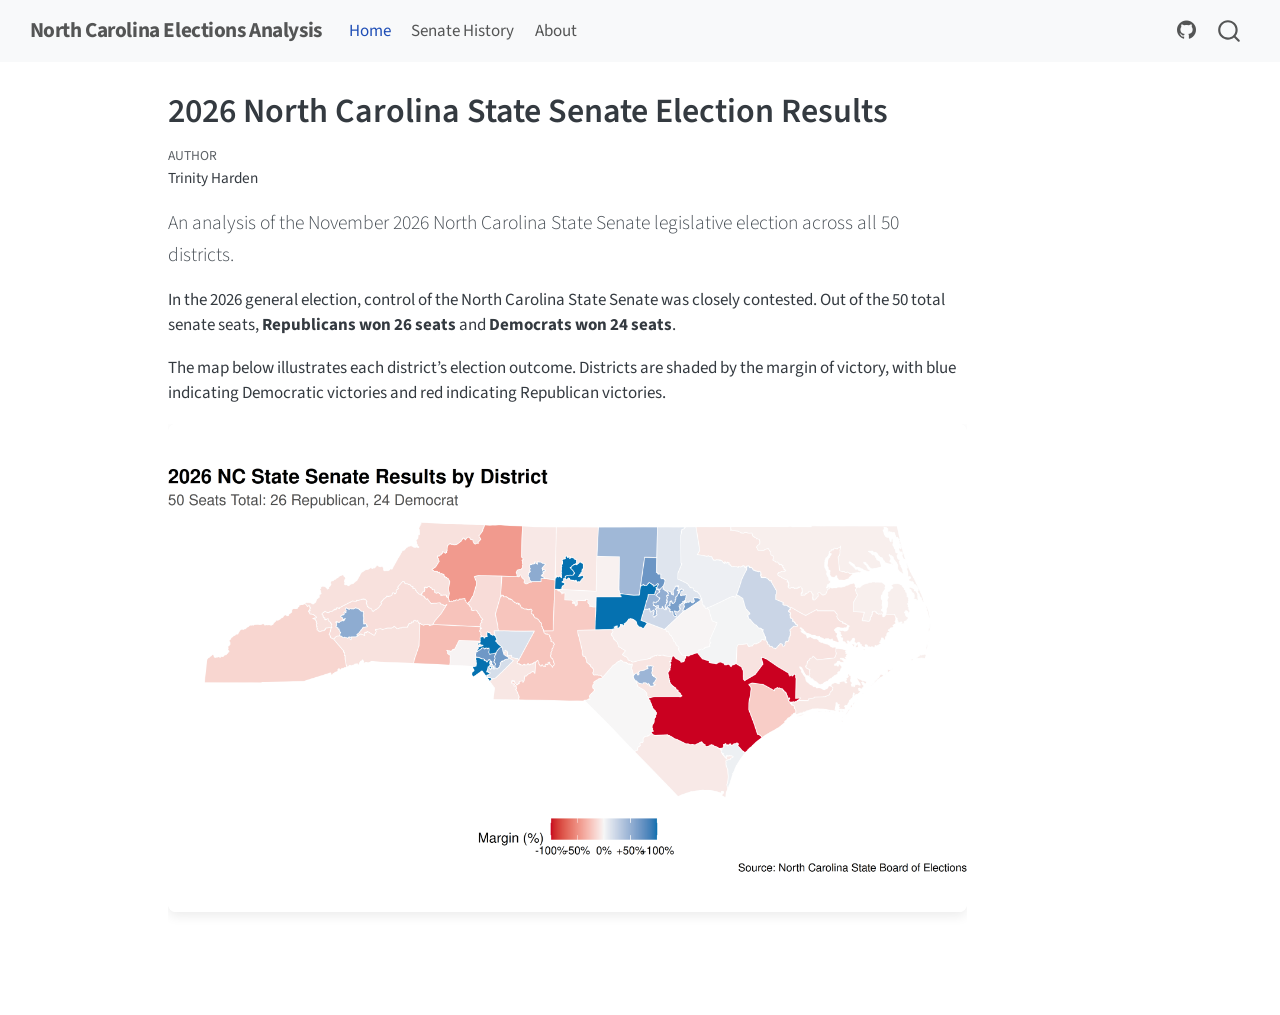
<file: index.html>
<!DOCTYPE html>
<html xmlns="http://www.w3.org/1999/xhtml" lang="en" xml:lang="en"><head>

<meta charset="utf-8">
<meta name="generator" content="quarto-1.10.19">

<meta name="viewport" content="width=device-width, initial-scale=1.0, user-scalable=yes">

<meta name="author" content="Trinity Harden">

<title>2026 North Carolina State Senate Election Results – North Carolina Elections Analysis</title>
<style>
/* Default styles provided by pandoc.
** See https://pandoc.org/MANUAL.html#variables-for-html for config info.
*/
span.smallcaps{font-variant: small-caps;}
div.columns{display: flex; gap: 1.5em;}
div.column{flex: auto;}
@media screen {
div.columns{gap: min(4vw, 1.5em);}
div.column{overflow-x: auto;}
}
div.hanging-indent{margin-left: 1.5em; text-indent: -1.5em;}
ul.task-list{list-style: none;}
ul.task-list li input[type="checkbox"] {
  width: 0.8em;
  margin: 0 0.8em 0.2em -1em; /* quarto-specific, see https://github.com/quarto-dev/quarto-cli/issues/4556 */ 
  vertical-align: middle;
}
</style>


<script src="site_libs/quarto-nav/quarto-nav.js"></script>
<script src="site_libs/quarto-nav/headroom.min.js"></script>
<script src="site_libs/clipboard/clipboard.min.js"></script>
<script src="site_libs/quarto-search/autocomplete.umd.js"></script>
<script src="site_libs/quarto-search/fuse.min.js"></script>
<script src="site_libs/quarto-search/quarto-search.js"></script>
<meta name="quarto:offset" content="./">
<script src="site_libs/quarto-html/quarto.js" type="module"></script>
<script src="site_libs/quarto-html/tabsets/tabsets.js" type="module"></script>
<script src="site_libs/quarto-html/popper.min.js"></script>
<script src="site_libs/quarto-html/tippy.umd.min.js"></script>
<script src="site_libs/quarto-html/anchor.min.js"></script>
<link href="site_libs/quarto-html/tippy.css" rel="stylesheet">
<link href="site_libs/quarto-html/quarto-syntax-highlighting-bf27225e3a48a9273f3daa8f8e829971.css" rel="stylesheet" id="quarto-text-highlighting-styles">
<script src="site_libs/bootstrap/bootstrap.min.js"></script>
<link href="site_libs/bootstrap/bootstrap-icons.css" rel="stylesheet">
<link href="site_libs/bootstrap/bootstrap-977607561cd60f84a551947bb62c3781.min.css" rel="stylesheet" append-hash="true" id="quarto-bootstrap" data-mode="light">
<script id="quarto-search-options" type="application/json">{
  "location": "navbar",
  "copy-button": false,
  "collapse-after": 3,
  "panel-placement": "end",
  "type": "overlay",
  "limit": 50,
  "keyboard-shortcut": [
    "f",
    "/",
    "s"
  ],
  "show-item-context": false,
  "language": {
    "search-no-results-text": "No results",
    "search-matching-documents-text": "matching documents",
    "search-copy-link-title": "Copy link to search",
    "search-hide-matches-text": "Hide additional matches",
    "search-more-match-text": "more match in this document",
    "search-more-matches-text": "more matches in this document",
    "search-clear-button-title": "Clear",
    "search-text-placeholder": "",
    "search-detached-cancel-button-title": "Cancel",
    "search-submit-button-title": "Submit",
    "search-label": "Search"
  }
}</script>


<link rel="stylesheet" href="styles.css">
</head>

<body class="nav-fixed quarto-light">

<div id="quarto-search-results"></div>
  <header id="quarto-header" class="headroom fixed-top">
    <nav class="navbar navbar-expand-lg " data-bs-theme="dark">
      <div class="navbar-container container-fluid">
      <div class="navbar-brand-container mx-auto">
    <a class="navbar-brand" href="./index.html">
    <span class="navbar-title">North Carolina Elections Analysis</span>
    </a>
  </div>
            <div id="quarto-search" class="" title="Search"></div>
          <button class="navbar-toggler" type="button" data-bs-toggle="collapse" data-bs-target="#navbarCollapse" aria-controls="navbarCollapse" role="menu" aria-expanded="false" aria-label="Toggle navigation" onclick="if (window.quartoToggleHeadroom) { window.quartoToggleHeadroom(); }">
  <span class="navbar-toggler-icon"></span>
</button>
          <div class="collapse navbar-collapse" id="navbarCollapse">
            <ul class="navbar-nav navbar-nav-scroll me-auto">
  <li class="nav-item">
    <a class="nav-link active" href="./index.html" aria-current="page"> 
<span class="menu-text">Home</span></a>
  </li>  
  <li class="nav-item">
    <a class="nav-link" href="./senate-history.html"> 
<span class="menu-text">Senate History</span></a>
  </li>  
  <li class="nav-item">
    <a class="nav-link" href="./about.html"> 
<span class="menu-text">About</span></a>
  </li>  
</ul>
            <ul class="navbar-nav navbar-nav-scroll ms-auto">
  <li class="nav-item compact">
    <a class="nav-link" href="https://github.com/Trinnn28/elections-2026"> <i class="bi bi-github" role="img">
</i> 
<span class="menu-text"></span></a>
  </li>  
</ul>
          </div> <!-- /navcollapse -->
            <div class="quarto-navbar-tools">
</div>
      </div> <!-- /container-fluid -->
    </nav>
</header>
<!-- content -->
<div id="quarto-content" class="quarto-container page-columns page-rows-contents page-layout-article page-navbar">
<!-- sidebar -->
<!-- margin-sidebar -->
    <div id="quarto-margin-sidebar" class="sidebar margin-sidebar zindex-bottom">
        
    </div>
<!-- main -->
<main class="content" id="quarto-document-content">

<header id="title-block-header" class="quarto-title-block default">
<div class="quarto-title">
<h1 class="title">2026 North Carolina State Senate Election Results</h1>
</div>



<div class="quarto-title-meta">

    <div>
    <div class="quarto-title-meta-heading">Author</div>
    <div class="quarto-title-meta-contents">
             <p>Trinity Harden </p>
          </div>
  </div>
    
  
    
  </div>
  


</header>


<div class="lead">
<p>An analysis of the November 2026 North Carolina State Senate legislative election across all 50 districts.</p>
</div>
<p>In the 2026 general election, control of the North Carolina State Senate was closely contested. Out of the 50 total senate seats, <strong>Republicans won 26 seats</strong> and <strong>Democrats won 24 seats</strong>.</p>
<p>The map below illustrates each district’s election outcome. Districts are shaded by the margin of victory, with blue indicating Democratic victories and red indicating Republican victories.</p>
<div class="cell">
<div class="cell-output-display">
<div>
<figure class="figure">
<p><img src="index_files/figure-html/unnamed-chunk-1-1.png" class="img-fluid figure-img" width="2700"></p>
</figure>
</div>
</div>
</div>



</main> <!-- /main -->
<script id="quarto-html-after-body" type="application/javascript">
  window.document.addEventListener("DOMContentLoaded", function (event) {
    const icon = "";
    const anchorJS = new window.AnchorJS();
    anchorJS.options = {
      placement: 'right',
      icon: icon
    };
    anchorJS.add('.anchored');
    const isCodeAnnotation = (el) => {
      for (const clz of el.classList) {
        if (clz.startsWith('code-annotation-')) {                     
          return true;
        }
      }
      return false;
    }
    const onCopySuccess = function(e) {
      // button target
      const button = e.trigger;
      // don't keep focus
      button.blur();
      // flash "checked"
      button.classList.add('code-copy-button-checked');
      var currentTitle = button.getAttribute("title");
      button.setAttribute("title", "Copied!");
      let tooltip;
      if (window.bootstrap) {
        button.setAttribute("data-bs-toggle", "tooltip");
        button.setAttribute("data-bs-placement", "left");
        button.setAttribute("data-bs-title", "Copied!");
        tooltip = new bootstrap.Tooltip(button, 
          { trigger: "manual", 
            customClass: "code-copy-button-tooltip",
            offset: [0, -8]});
        tooltip.show();    
      }
      setTimeout(function() {
        if (tooltip) {
          tooltip.hide();
          button.removeAttribute("data-bs-title");
          button.removeAttribute("data-bs-toggle");
          button.removeAttribute("data-bs-placement");
        }
        button.setAttribute("title", currentTitle);
        button.classList.remove('code-copy-button-checked');
      }, 1000);
      // clear code selection
      e.clearSelection();
    }
    const getTextToCopy = function(trigger) {
      const outerScaffold = trigger.parentElement.cloneNode(true);
      const codeEl = outerScaffold.querySelector('code');
      for (const childEl of codeEl.children) {
        if (isCodeAnnotation(childEl)) {
          childEl.remove();
        }
      }
      return codeEl.innerText;
    }
    const clipboard = new window.ClipboardJS('.code-copy-button:not([data-in-quarto-modal])', {
      text: getTextToCopy
    });
    clipboard.on('success', onCopySuccess);
    if (window.document.getElementById('quarto-embedded-source-code-modal')) {
      const clipboardModal = new window.ClipboardJS('.code-copy-button[data-in-quarto-modal]', {
        text: getTextToCopy,
        container: window.document.getElementById('quarto-embedded-source-code-modal')
      });
      clipboardModal.on('success', onCopySuccess);
    }
      var localhostRegex = new RegExp(/^(?:http|https):\/\/localhost\:?[0-9]*\//);
      var mailtoRegex = new RegExp(/^mailto:/);
        var filterRegex = new RegExp("https:\/\/Trinnn28\.github\.io\/elections-2026\/");
      var isInternal = (href) => {
          return filterRegex.test(href) || localhostRegex.test(href) || mailtoRegex.test(href);
      }
      // Inspect non-navigation links and adorn them if external
     var links = window.document.querySelectorAll('a[href]:not(.nav-link):not(.navbar-brand):not(.toc-action):not(.sidebar-link):not(.sidebar-item-toggle):not(.pagination-link):not(.no-external):not([aria-hidden]):not(.dropdown-item):not(.quarto-navigation-tool):not(.about-link)');
      for (var i=0; i<links.length; i++) {
        const link = links[i];
        if (!isInternal(link.href)) {
          // undo the damage that might have been done by quarto-nav.js in the case of
          // links that we want to consider external
          if (link.dataset.originalHref !== undefined) {
            link.href = link.dataset.originalHref;
          }
        }
      }
    function tippyHover(el, contentFn, onTriggerFn, onUntriggerFn) {
      const config = {
        allowHTML: true,
        maxWidth: 500,
        delay: 100,
        arrow: false,
        appendTo: function(el) {
            return el.parentElement;
        },
        interactive: true,
        interactiveBorder: 10,
        theme: 'quarto',
        placement: 'bottom-start',
      };
      if (contentFn) {
        config.content = contentFn;
      }
      if (onTriggerFn) {
        config.onTrigger = onTriggerFn;
      }
      if (onUntriggerFn) {
        config.onUntrigger = onUntriggerFn;
      }
      window.tippy(el, config); 
    }
    const noterefs = window.document.querySelectorAll('a[role="doc-noteref"]');
    for (var i=0; i<noterefs.length; i++) {
      const ref = noterefs[i];
      tippyHover(ref, function() {
        // use id or data attribute instead here
        let href = ref.getAttribute('data-footnote-href') || ref.getAttribute('href');
        try { href = new URL(href).hash; } catch {}
        const id = href.replace(/^#\/?/, "");
        const note = window.document.getElementById(id);
        if (note) {
          return note.innerHTML;
        } else {
          return "";
        }
      });
    }
    const xrefs = window.document.querySelectorAll('a.quarto-xref');
    const processXRef = (id, note) => {
      // Strip column container classes
      const stripColumnClz = (el) => {
        el.classList.remove("page-full", "page-columns");
        if (el.children) {
          for (const child of el.children) {
            stripColumnClz(child);
          }
        }
      }
      stripColumnClz(note)
      if (id === null || id.startsWith('sec-')) {
        // Special case sections, only their first couple elements
        const container = document.createElement("div");
        if (note.children && note.children.length > 2) {
          container.appendChild(note.children[0].cloneNode(true));
          for (let i = 1; i < note.children.length; i++) {
            const child = note.children[i];
            if (child.tagName === "P" && child.innerText === "") {
              continue;
            } else {
              container.appendChild(child.cloneNode(true));
              break;
            }
          }
          if (window.Quarto?.typesetMath) {
            window.Quarto.typesetMath(container);
          }
          return container.innerHTML
        } else {
          if (window.Quarto?.typesetMath) {
            window.Quarto.typesetMath(note);
          }
          return note.innerHTML;
        }
      } else {
        // Remove any anchor links if they are present
        const anchorLink = note.querySelector('a.anchorjs-link');
        if (anchorLink) {
          anchorLink.remove();
        }
        if (window.Quarto?.typesetMath) {
          window.Quarto.typesetMath(note);
        }
        if (note.classList.contains("callout")) {
          return note.outerHTML;
        } else {
          return note.innerHTML;
        }
      }
    }
    for (var i=0; i<xrefs.length; i++) {
      const xref = xrefs[i];
      tippyHover(xref, undefined, function(instance) {
        instance.disable();
        let url = xref.getAttribute('href');
        let hash = undefined; 
        if (url.startsWith('#')) {
          hash = url;
        } else {
          try { hash = new URL(url).hash; } catch {}
        }
        if (hash) {
          const id = hash.replace(/^#\/?/, "");
          const note = window.document.getElementById(id);
          if (note !== null) {
            try {
              const html = processXRef(id, note.cloneNode(true));
              instance.setContent(html);
            } finally {
              instance.enable();
              instance.show();
            }
          } else {
            // See if we can fetch this
            fetch(url.split('#')[0])
            .then(res => res.text())
            .then(html => {
              const parser = new DOMParser();
              const htmlDoc = parser.parseFromString(html, "text/html");
              const note = htmlDoc.getElementById(id);
              if (note !== null) {
                const html = processXRef(id, note);
                instance.setContent(html);
              } 
            }).finally(() => {
              instance.enable();
              instance.show();
            });
          }
        } else {
          // See if we can fetch a full url (with no hash to target)
          // This is a special case and we should probably do some content thinning / targeting
          fetch(url)
          .then(res => res.text())
          .then(html => {
            const parser = new DOMParser();
            const htmlDoc = parser.parseFromString(html, "text/html");
            const note = htmlDoc.querySelector('main.content');
            if (note !== null) {
              // This should only happen for chapter cross references
              // (since there is no id in the URL)
              // remove the first header
              if (note.children.length > 0 && note.children[0].tagName === "HEADER") {
                note.children[0].remove();
              }
              const html = processXRef(null, note);
              instance.setContent(html);
            } 
          }).finally(() => {
            instance.enable();
            instance.show();
          });
        }
      }, function(instance) {
      });
    }
        let selectedAnnoteEl;
        const selectorForAnnotation = ( cell, annotation) => {
          let cellAttr = 'data-code-cell="' + cell + '"';
          let lineAttr = 'data-code-annotation="' +  annotation + '"';
          const selector = 'span[' + cellAttr + '][' + lineAttr + ']';
          return selector;
        }
        const selectCodeLines = (annoteEl) => {
          const doc = window.document;
          const targetCell = annoteEl.getAttribute("data-target-cell");
          const targetAnnotation = annoteEl.getAttribute("data-target-annotation");
          const annoteSpan = window.document.querySelector(selectorForAnnotation(targetCell, targetAnnotation));
          const lines = annoteSpan.getAttribute("data-code-lines").split(",");
          const lineIds = lines.map((line) => {
            return targetCell + "-" + line;
          })
          let top = null;
          let height = null;
          let parent = null;
          if (lineIds.length > 0) {
              //compute the position of the single el (top and bottom and make a div)
              const el = window.document.getElementById(lineIds[0]);
              top = el.offsetTop;
              height = el.offsetHeight;
              parent = el.parentElement.parentElement;
            if (lineIds.length > 1) {
              const lastEl = window.document.getElementById(lineIds[lineIds.length - 1]);
              const bottom = lastEl.offsetTop + lastEl.offsetHeight;
              height = bottom - top;
            }
            if (top !== null && height !== null && parent !== null) {
              // cook up a div (if necessary) and position it 
              let div = window.document.getElementById("code-annotation-line-highlight");
              if (div === null) {
                div = window.document.createElement("div");
                div.setAttribute("id", "code-annotation-line-highlight");
                div.style.position = 'absolute';
                parent.appendChild(div);
              }
              div.style.top = top - 2 + "px";
              div.style.height = height + 4 + "px";
              div.style.left = 0;
              let gutterDiv = window.document.getElementById("code-annotation-line-highlight-gutter");
              if (gutterDiv === null) {
                gutterDiv = window.document.createElement("div");
                gutterDiv.setAttribute("id", "code-annotation-line-highlight-gutter");
                gutterDiv.style.position = 'absolute';
                const codeCell = window.document.getElementById(targetCell);
                const gutter = codeCell.querySelector('.code-annotation-gutter');
                gutter.appendChild(gutterDiv);
              }
              gutterDiv.style.top = top - 2 + "px";
              gutterDiv.style.height = height + 4 + "px";
            }
            selectedAnnoteEl = annoteEl;
          }
        };
        const unselectCodeLines = () => {
          const elementsIds = ["code-annotation-line-highlight", "code-annotation-line-highlight-gutter"];
          elementsIds.forEach((elId) => {
            const div = window.document.getElementById(elId);
            if (div) {
              div.remove();
            }
          });
          selectedAnnoteEl = undefined;
        };
          // Handle positioning of the toggle
      window.addEventListener(
        "resize",
        throttle(() => {
          elRect = undefined;
          if (selectedAnnoteEl) {
            selectCodeLines(selectedAnnoteEl);
          }
        }, 10)
      );
      function throttle(fn, ms) {
      let throttle = false;
      let timer;
        return (...args) => {
          if(!throttle) { // first call gets through
              fn.apply(this, args);
              throttle = true;
          } else { // all the others get throttled
              if(timer) clearTimeout(timer); // cancel #2
              timer = setTimeout(() => {
                fn.apply(this, args);
                timer = throttle = false;
              }, ms);
          }
        };
      }
        // Attach click handler to the DT
        const annoteDls = window.document.querySelectorAll('dt[data-target-cell]');
        for (const annoteDlNode of annoteDls) {
          annoteDlNode.addEventListener('click', (event) => {
            const clickedEl = event.target;
            if (clickedEl !== selectedAnnoteEl) {
              unselectCodeLines();
              const activeEl = window.document.querySelector('dt[data-target-cell].code-annotation-active');
              if (activeEl) {
                activeEl.classList.remove('code-annotation-active');
              }
              selectCodeLines(clickedEl);
              clickedEl.classList.add('code-annotation-active');
            } else {
              // Unselect the line
              unselectCodeLines();
              clickedEl.classList.remove('code-annotation-active');
            }
          });
        }
    const findCites = (el) => {
      const parentEl = el.parentElement;
      if (parentEl) {
        const cites = parentEl.dataset.cites;
        if (cites) {
          return {
            el,
            cites: cites.split(' ')
          };
        } else {
          return findCites(el.parentElement)
        }
      } else {
        return undefined;
      }
    };
    var bibliorefs = window.document.querySelectorAll('a[role="doc-biblioref"]');
    for (var i=0; i<bibliorefs.length; i++) {
      const ref = bibliorefs[i];
      const citeInfo = findCites(ref);
      if (citeInfo) {
        tippyHover(citeInfo.el, function() {
          var popup = window.document.createElement('div');
          citeInfo.cites.forEach(function(cite) {
            var citeDiv = window.document.createElement('div');
            citeDiv.classList.add('hanging-indent');
            citeDiv.classList.add('csl-entry');
            var biblioDiv = window.document.getElementById('ref-' + cite);
            if (biblioDiv) {
              citeDiv.innerHTML = biblioDiv.innerHTML;
            }
            popup.appendChild(citeDiv);
          });
          return popup.innerHTML;
        });
      }
    }
  });
  </script>
</div> <!-- /content -->




</body></html>
</file>
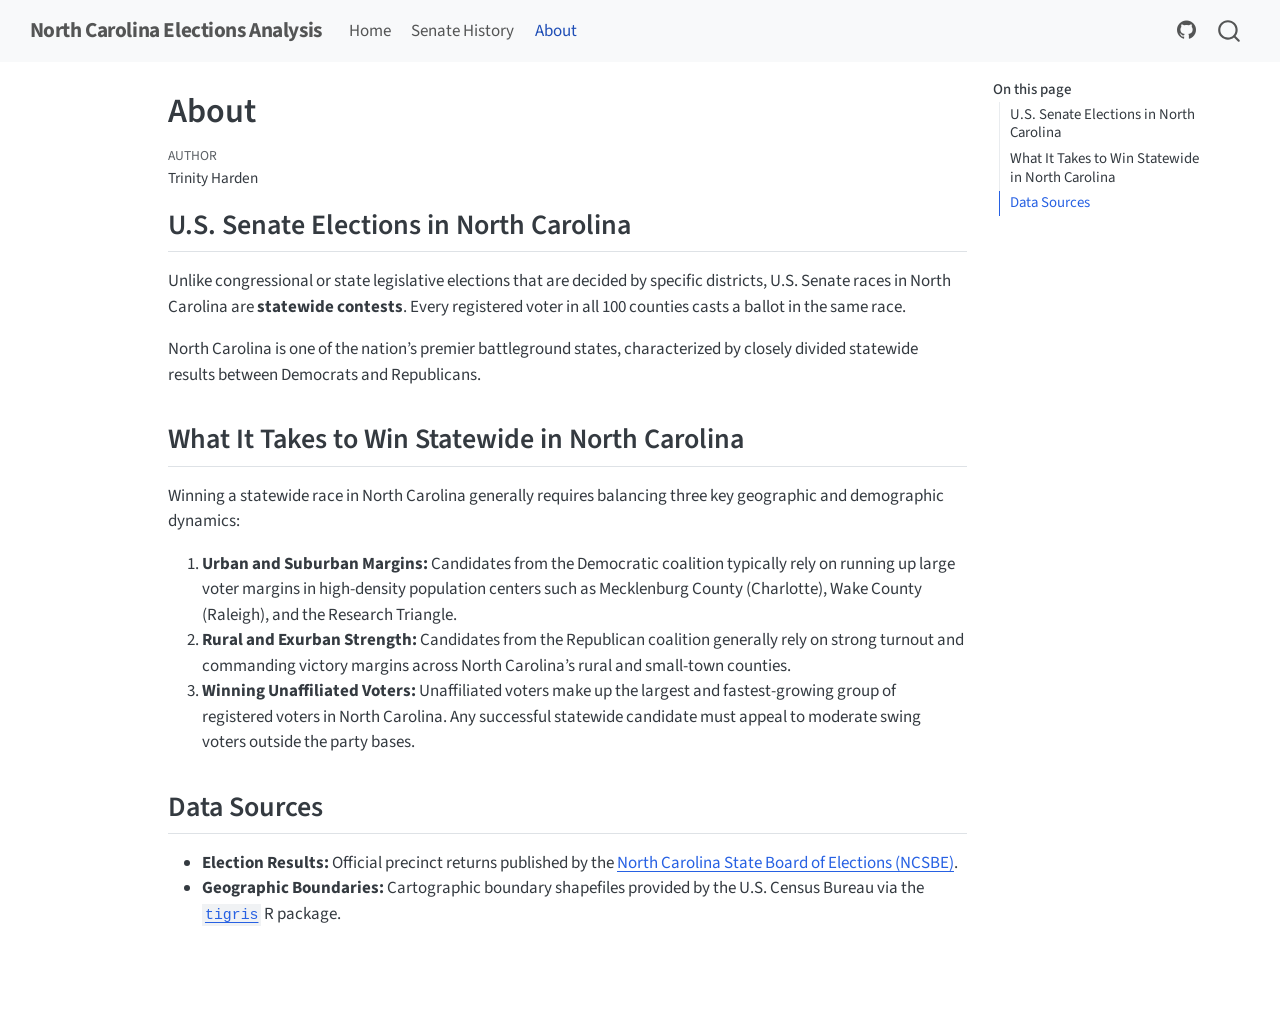
<file: about.html>
<!DOCTYPE html>
<html xmlns="http://www.w3.org/1999/xhtml" lang="en" xml:lang="en"><head>

<meta charset="utf-8">
<meta name="generator" content="quarto-1.10.19">

<meta name="viewport" content="width=device-width, initial-scale=1.0, user-scalable=yes">

<meta name="author" content="Trinity Harden">

<title>About – North Carolina Elections Analysis</title>
<style>
/* Default styles provided by pandoc.
** See https://pandoc.org/MANUAL.html#variables-for-html for config info.
*/
span.smallcaps{font-variant: small-caps;}
div.columns{display: flex; gap: 1.5em;}
div.column{flex: auto;}
@media screen {
div.columns{gap: min(4vw, 1.5em);}
div.column{overflow-x: auto;}
}
div.hanging-indent{margin-left: 1.5em; text-indent: -1.5em;}
ul.task-list{list-style: none;}
ul.task-list li input[type="checkbox"] {
  width: 0.8em;
  margin: 0 0.8em 0.2em -1em; /* quarto-specific, see https://github.com/quarto-dev/quarto-cli/issues/4556 */ 
  vertical-align: middle;
}
</style>


<script src="site_libs/quarto-nav/quarto-nav.js"></script>
<script src="site_libs/quarto-nav/headroom.min.js"></script>
<script src="site_libs/clipboard/clipboard.min.js"></script>
<script src="site_libs/quarto-search/autocomplete.umd.js"></script>
<script src="site_libs/quarto-search/fuse.min.js"></script>
<script src="site_libs/quarto-search/quarto-search.js"></script>
<meta name="quarto:offset" content="./">
<script src="site_libs/quarto-html/quarto.js" type="module"></script>
<script src="site_libs/quarto-html/tabsets/tabsets.js" type="module"></script>
<script src="site_libs/quarto-html/popper.min.js"></script>
<script src="site_libs/quarto-html/tippy.umd.min.js"></script>
<script src="site_libs/quarto-html/anchor.min.js"></script>
<link href="site_libs/quarto-html/tippy.css" rel="stylesheet">
<link href="site_libs/quarto-html/quarto-syntax-highlighting-bf27225e3a48a9273f3daa8f8e829971.css" rel="stylesheet" id="quarto-text-highlighting-styles">
<script src="site_libs/bootstrap/bootstrap.min.js"></script>
<link href="site_libs/bootstrap/bootstrap-icons.css" rel="stylesheet">
<link href="site_libs/bootstrap/bootstrap-977607561cd60f84a551947bb62c3781.min.css" rel="stylesheet" append-hash="true" id="quarto-bootstrap" data-mode="light">
<script id="quarto-search-options" type="application/json">{
  "location": "navbar",
  "copy-button": false,
  "collapse-after": 3,
  "panel-placement": "end",
  "type": "overlay",
  "limit": 50,
  "keyboard-shortcut": [
    "f",
    "/",
    "s"
  ],
  "show-item-context": false,
  "language": {
    "search-no-results-text": "No results",
    "search-matching-documents-text": "matching documents",
    "search-copy-link-title": "Copy link to search",
    "search-hide-matches-text": "Hide additional matches",
    "search-more-match-text": "more match in this document",
    "search-more-matches-text": "more matches in this document",
    "search-clear-button-title": "Clear",
    "search-text-placeholder": "",
    "search-detached-cancel-button-title": "Cancel",
    "search-submit-button-title": "Submit",
    "search-label": "Search"
  }
}</script>


<link rel="stylesheet" href="styles.css">
</head>

<body class="nav-fixed quarto-light">

<div id="quarto-search-results"></div>
  <header id="quarto-header" class="headroom fixed-top">
    <nav class="navbar navbar-expand-lg " data-bs-theme="dark">
      <div class="navbar-container container-fluid">
      <div class="navbar-brand-container mx-auto">
    <a class="navbar-brand" href="./index.html">
    <span class="navbar-title">North Carolina Elections Analysis</span>
    </a>
  </div>
            <div id="quarto-search" class="" title="Search"></div>
          <button class="navbar-toggler" type="button" data-bs-toggle="collapse" data-bs-target="#navbarCollapse" aria-controls="navbarCollapse" role="menu" aria-expanded="false" aria-label="Toggle navigation" onclick="if (window.quartoToggleHeadroom) { window.quartoToggleHeadroom(); }">
  <span class="navbar-toggler-icon"></span>
</button>
          <div class="collapse navbar-collapse" id="navbarCollapse">
            <ul class="navbar-nav navbar-nav-scroll me-auto">
  <li class="nav-item">
    <a class="nav-link" href="./index.html"> 
<span class="menu-text">Home</span></a>
  </li>  
  <li class="nav-item">
    <a class="nav-link" href="./senate-history.html"> 
<span class="menu-text">Senate History</span></a>
  </li>  
  <li class="nav-item">
    <a class="nav-link active" href="./about.html" aria-current="page"> 
<span class="menu-text">About</span></a>
  </li>  
</ul>
            <ul class="navbar-nav navbar-nav-scroll ms-auto">
  <li class="nav-item compact">
    <a class="nav-link" href="https://github.com/Trinnn28/elections-2026"> <i class="bi bi-github" role="img">
</i> 
<span class="menu-text"></span></a>
  </li>  
</ul>
          </div> <!-- /navcollapse -->
            <div class="quarto-navbar-tools">
</div>
      </div> <!-- /container-fluid -->
    </nav>
</header>
<!-- content -->
<div id="quarto-content" class="quarto-container page-columns page-rows-contents page-layout-article page-navbar">
<!-- sidebar -->
<!-- margin-sidebar -->
    <div id="quarto-margin-sidebar" class="sidebar margin-sidebar">
        <nav id="TOC" role="doc-toc" class="toc-active">
    <h2 id="toc-title">On this page</h2>
   
  <ul>
  <li><a href="#u.s.-senate-elections-in-north-carolina" id="toc-u.s.-senate-elections-in-north-carolina" class="nav-link active" data-scroll-target="#u.s.-senate-elections-in-north-carolina">U.S. Senate Elections in North Carolina</a></li>
  <li><a href="#what-it-takes-to-win-statewide-in-north-carolina" id="toc-what-it-takes-to-win-statewide-in-north-carolina" class="nav-link" data-scroll-target="#what-it-takes-to-win-statewide-in-north-carolina">What It Takes to Win Statewide in North Carolina</a></li>
  <li><a href="#data-sources" id="toc-data-sources" class="nav-link" data-scroll-target="#data-sources">Data Sources</a></li>
  </ul>
</nav>
    </div>
<!-- main -->
<main class="content" id="quarto-document-content">

<header id="title-block-header" class="quarto-title-block default">
<div class="quarto-title">
<h1 class="title">About</h1>
</div>



<div class="quarto-title-meta">

    <div>
    <div class="quarto-title-meta-heading">Author</div>
    <div class="quarto-title-meta-contents">
             <p>Trinity Harden </p>
          </div>
  </div>
    
  
    
  </div>
  


</header>


<section id="u.s.-senate-elections-in-north-carolina" class="level2">
<h2 class="anchored" data-anchor-id="u.s.-senate-elections-in-north-carolina">U.S. Senate Elections in North Carolina</h2>
<p>Unlike congressional or state legislative elections that are decided by specific districts, U.S. Senate races in North Carolina are <strong>statewide contests</strong>. Every registered voter in all 100 counties casts a ballot in the same race.</p>
<p>North Carolina is one of the nation’s premier battleground states, characterized by closely divided statewide results between Democrats and Republicans.</p>
</section>
<section id="what-it-takes-to-win-statewide-in-north-carolina" class="level2">
<h2 class="anchored" data-anchor-id="what-it-takes-to-win-statewide-in-north-carolina">What It Takes to Win Statewide in North Carolina</h2>
<p>Winning a statewide race in North Carolina generally requires balancing three key geographic and demographic dynamics:</p>
<ol type="1">
<li><strong>Urban and Suburban Margins:</strong> Candidates from the Democratic coalition typically rely on running up large voter margins in high-density population centers such as Mecklenburg County (Charlotte), Wake County (Raleigh), and the Research Triangle.</li>
<li><strong>Rural and Exurban Strength:</strong> Candidates from the Republican coalition generally rely on strong turnout and commanding victory margins across North Carolina’s rural and small-town counties.</li>
<li><strong>Winning Unaffiliated Voters:</strong> Unaffiliated voters make up the largest and fastest-growing group of registered voters in North Carolina. Any successful statewide candidate must appeal to moderate swing voters outside the party bases.</li>
</ol>
</section>
<section id="data-sources" class="level2">
<h2 class="anchored" data-anchor-id="data-sources">Data Sources</h2>
<ul>
<li><strong>Election Results:</strong> Official precinct returns published by the <a href="https://www.ncsbe.gov/results-data/election-results/historical-election-results-data">North Carolina State Board of Elections (NCSBE)</a>.</li>
<li><strong>Geographic Boundaries:</strong> Cartographic boundary shapefiles provided by the U.S. Census Bureau via the <a href="https://github.com/walkerke/tigris"><code>tigris</code></a> R package.</li>
</ul>


</section>

</main> <!-- /main -->
<script id="quarto-html-after-body" type="application/javascript">
  window.document.addEventListener("DOMContentLoaded", function (event) {
    const icon = "";
    const anchorJS = new window.AnchorJS();
    anchorJS.options = {
      placement: 'right',
      icon: icon
    };
    anchorJS.add('.anchored');
    const isCodeAnnotation = (el) => {
      for (const clz of el.classList) {
        if (clz.startsWith('code-annotation-')) {                     
          return true;
        }
      }
      return false;
    }
    const onCopySuccess = function(e) {
      // button target
      const button = e.trigger;
      // don't keep focus
      button.blur();
      // flash "checked"
      button.classList.add('code-copy-button-checked');
      var currentTitle = button.getAttribute("title");
      button.setAttribute("title", "Copied!");
      let tooltip;
      if (window.bootstrap) {
        button.setAttribute("data-bs-toggle", "tooltip");
        button.setAttribute("data-bs-placement", "left");
        button.setAttribute("data-bs-title", "Copied!");
        tooltip = new bootstrap.Tooltip(button, 
          { trigger: "manual", 
            customClass: "code-copy-button-tooltip",
            offset: [0, -8]});
        tooltip.show();    
      }
      setTimeout(function() {
        if (tooltip) {
          tooltip.hide();
          button.removeAttribute("data-bs-title");
          button.removeAttribute("data-bs-toggle");
          button.removeAttribute("data-bs-placement");
        }
        button.setAttribute("title", currentTitle);
        button.classList.remove('code-copy-button-checked');
      }, 1000);
      // clear code selection
      e.clearSelection();
    }
    const getTextToCopy = function(trigger) {
      const outerScaffold = trigger.parentElement.cloneNode(true);
      const codeEl = outerScaffold.querySelector('code');
      for (const childEl of codeEl.children) {
        if (isCodeAnnotation(childEl)) {
          childEl.remove();
        }
      }
      return codeEl.innerText;
    }
    const clipboard = new window.ClipboardJS('.code-copy-button:not([data-in-quarto-modal])', {
      text: getTextToCopy
    });
    clipboard.on('success', onCopySuccess);
    if (window.document.getElementById('quarto-embedded-source-code-modal')) {
      const clipboardModal = new window.ClipboardJS('.code-copy-button[data-in-quarto-modal]', {
        text: getTextToCopy,
        container: window.document.getElementById('quarto-embedded-source-code-modal')
      });
      clipboardModal.on('success', onCopySuccess);
    }
      var localhostRegex = new RegExp(/^(?:http|https):\/\/localhost\:?[0-9]*\//);
      var mailtoRegex = new RegExp(/^mailto:/);
        var filterRegex = new RegExp("https:\/\/Trinnn28\.github\.io\/elections-2026\/");
      var isInternal = (href) => {
          return filterRegex.test(href) || localhostRegex.test(href) || mailtoRegex.test(href);
      }
      // Inspect non-navigation links and adorn them if external
     var links = window.document.querySelectorAll('a[href]:not(.nav-link):not(.navbar-brand):not(.toc-action):not(.sidebar-link):not(.sidebar-item-toggle):not(.pagination-link):not(.no-external):not([aria-hidden]):not(.dropdown-item):not(.quarto-navigation-tool):not(.about-link)');
      for (var i=0; i<links.length; i++) {
        const link = links[i];
        if (!isInternal(link.href)) {
          // undo the damage that might have been done by quarto-nav.js in the case of
          // links that we want to consider external
          if (link.dataset.originalHref !== undefined) {
            link.href = link.dataset.originalHref;
          }
        }
      }
    function tippyHover(el, contentFn, onTriggerFn, onUntriggerFn) {
      const config = {
        allowHTML: true,
        maxWidth: 500,
        delay: 100,
        arrow: false,
        appendTo: function(el) {
            return el.parentElement;
        },
        interactive: true,
        interactiveBorder: 10,
        theme: 'quarto',
        placement: 'bottom-start',
      };
      if (contentFn) {
        config.content = contentFn;
      }
      if (onTriggerFn) {
        config.onTrigger = onTriggerFn;
      }
      if (onUntriggerFn) {
        config.onUntrigger = onUntriggerFn;
      }
      window.tippy(el, config); 
    }
    const noterefs = window.document.querySelectorAll('a[role="doc-noteref"]');
    for (var i=0; i<noterefs.length; i++) {
      const ref = noterefs[i];
      tippyHover(ref, function() {
        // use id or data attribute instead here
        let href = ref.getAttribute('data-footnote-href') || ref.getAttribute('href');
        try { href = new URL(href).hash; } catch {}
        const id = href.replace(/^#\/?/, "");
        const note = window.document.getElementById(id);
        if (note) {
          return note.innerHTML;
        } else {
          return "";
        }
      });
    }
    const xrefs = window.document.querySelectorAll('a.quarto-xref');
    const processXRef = (id, note) => {
      // Strip column container classes
      const stripColumnClz = (el) => {
        el.classList.remove("page-full", "page-columns");
        if (el.children) {
          for (const child of el.children) {
            stripColumnClz(child);
          }
        }
      }
      stripColumnClz(note)
      if (id === null || id.startsWith('sec-')) {
        // Special case sections, only their first couple elements
        const container = document.createElement("div");
        if (note.children && note.children.length > 2) {
          container.appendChild(note.children[0].cloneNode(true));
          for (let i = 1; i < note.children.length; i++) {
            const child = note.children[i];
            if (child.tagName === "P" && child.innerText === "") {
              continue;
            } else {
              container.appendChild(child.cloneNode(true));
              break;
            }
          }
          if (window.Quarto?.typesetMath) {
            window.Quarto.typesetMath(container);
          }
          return container.innerHTML
        } else {
          if (window.Quarto?.typesetMath) {
            window.Quarto.typesetMath(note);
          }
          return note.innerHTML;
        }
      } else {
        // Remove any anchor links if they are present
        const anchorLink = note.querySelector('a.anchorjs-link');
        if (anchorLink) {
          anchorLink.remove();
        }
        if (window.Quarto?.typesetMath) {
          window.Quarto.typesetMath(note);
        }
        if (note.classList.contains("callout")) {
          return note.outerHTML;
        } else {
          return note.innerHTML;
        }
      }
    }
    for (var i=0; i<xrefs.length; i++) {
      const xref = xrefs[i];
      tippyHover(xref, undefined, function(instance) {
        instance.disable();
        let url = xref.getAttribute('href');
        let hash = undefined; 
        if (url.startsWith('#')) {
          hash = url;
        } else {
          try { hash = new URL(url).hash; } catch {}
        }
        if (hash) {
          const id = hash.replace(/^#\/?/, "");
          const note = window.document.getElementById(id);
          if (note !== null) {
            try {
              const html = processXRef(id, note.cloneNode(true));
              instance.setContent(html);
            } finally {
              instance.enable();
              instance.show();
            }
          } else {
            // See if we can fetch this
            fetch(url.split('#')[0])
            .then(res => res.text())
            .then(html => {
              const parser = new DOMParser();
              const htmlDoc = parser.parseFromString(html, "text/html");
              const note = htmlDoc.getElementById(id);
              if (note !== null) {
                const html = processXRef(id, note);
                instance.setContent(html);
              } 
            }).finally(() => {
              instance.enable();
              instance.show();
            });
          }
        } else {
          // See if we can fetch a full url (with no hash to target)
          // This is a special case and we should probably do some content thinning / targeting
          fetch(url)
          .then(res => res.text())
          .then(html => {
            const parser = new DOMParser();
            const htmlDoc = parser.parseFromString(html, "text/html");
            const note = htmlDoc.querySelector('main.content');
            if (note !== null) {
              // This should only happen for chapter cross references
              // (since there is no id in the URL)
              // remove the first header
              if (note.children.length > 0 && note.children[0].tagName === "HEADER") {
                note.children[0].remove();
              }
              const html = processXRef(null, note);
              instance.setContent(html);
            } 
          }).finally(() => {
            instance.enable();
            instance.show();
          });
        }
      }, function(instance) {
      });
    }
        let selectedAnnoteEl;
        const selectorForAnnotation = ( cell, annotation) => {
          let cellAttr = 'data-code-cell="' + cell + '"';
          let lineAttr = 'data-code-annotation="' +  annotation + '"';
          const selector = 'span[' + cellAttr + '][' + lineAttr + ']';
          return selector;
        }
        const selectCodeLines = (annoteEl) => {
          const doc = window.document;
          const targetCell = annoteEl.getAttribute("data-target-cell");
          const targetAnnotation = annoteEl.getAttribute("data-target-annotation");
          const annoteSpan = window.document.querySelector(selectorForAnnotation(targetCell, targetAnnotation));
          const lines = annoteSpan.getAttribute("data-code-lines").split(",");
          const lineIds = lines.map((line) => {
            return targetCell + "-" + line;
          })
          let top = null;
          let height = null;
          let parent = null;
          if (lineIds.length > 0) {
              //compute the position of the single el (top and bottom and make a div)
              const el = window.document.getElementById(lineIds[0]);
              top = el.offsetTop;
              height = el.offsetHeight;
              parent = el.parentElement.parentElement;
            if (lineIds.length > 1) {
              const lastEl = window.document.getElementById(lineIds[lineIds.length - 1]);
              const bottom = lastEl.offsetTop + lastEl.offsetHeight;
              height = bottom - top;
            }
            if (top !== null && height !== null && parent !== null) {
              // cook up a div (if necessary) and position it 
              let div = window.document.getElementById("code-annotation-line-highlight");
              if (div === null) {
                div = window.document.createElement("div");
                div.setAttribute("id", "code-annotation-line-highlight");
                div.style.position = 'absolute';
                parent.appendChild(div);
              }
              div.style.top = top - 2 + "px";
              div.style.height = height + 4 + "px";
              div.style.left = 0;
              let gutterDiv = window.document.getElementById("code-annotation-line-highlight-gutter");
              if (gutterDiv === null) {
                gutterDiv = window.document.createElement("div");
                gutterDiv.setAttribute("id", "code-annotation-line-highlight-gutter");
                gutterDiv.style.position = 'absolute';
                const codeCell = window.document.getElementById(targetCell);
                const gutter = codeCell.querySelector('.code-annotation-gutter');
                gutter.appendChild(gutterDiv);
              }
              gutterDiv.style.top = top - 2 + "px";
              gutterDiv.style.height = height + 4 + "px";
            }
            selectedAnnoteEl = annoteEl;
          }
        };
        const unselectCodeLines = () => {
          const elementsIds = ["code-annotation-line-highlight", "code-annotation-line-highlight-gutter"];
          elementsIds.forEach((elId) => {
            const div = window.document.getElementById(elId);
            if (div) {
              div.remove();
            }
          });
          selectedAnnoteEl = undefined;
        };
          // Handle positioning of the toggle
      window.addEventListener(
        "resize",
        throttle(() => {
          elRect = undefined;
          if (selectedAnnoteEl) {
            selectCodeLines(selectedAnnoteEl);
          }
        }, 10)
      );
      function throttle(fn, ms) {
      let throttle = false;
      let timer;
        return (...args) => {
          if(!throttle) { // first call gets through
              fn.apply(this, args);
              throttle = true;
          } else { // all the others get throttled
              if(timer) clearTimeout(timer); // cancel #2
              timer = setTimeout(() => {
                fn.apply(this, args);
                timer = throttle = false;
              }, ms);
          }
        };
      }
        // Attach click handler to the DT
        const annoteDls = window.document.querySelectorAll('dt[data-target-cell]');
        for (const annoteDlNode of annoteDls) {
          annoteDlNode.addEventListener('click', (event) => {
            const clickedEl = event.target;
            if (clickedEl !== selectedAnnoteEl) {
              unselectCodeLines();
              const activeEl = window.document.querySelector('dt[data-target-cell].code-annotation-active');
              if (activeEl) {
                activeEl.classList.remove('code-annotation-active');
              }
              selectCodeLines(clickedEl);
              clickedEl.classList.add('code-annotation-active');
            } else {
              // Unselect the line
              unselectCodeLines();
              clickedEl.classList.remove('code-annotation-active');
            }
          });
        }
    const findCites = (el) => {
      const parentEl = el.parentElement;
      if (parentEl) {
        const cites = parentEl.dataset.cites;
        if (cites) {
          return {
            el,
            cites: cites.split(' ')
          };
        } else {
          return findCites(el.parentElement)
        }
      } else {
        return undefined;
      }
    };
    var bibliorefs = window.document.querySelectorAll('a[role="doc-biblioref"]');
    for (var i=0; i<bibliorefs.length; i++) {
      const ref = bibliorefs[i];
      const citeInfo = findCites(ref);
      if (citeInfo) {
        tippyHover(citeInfo.el, function() {
          var popup = window.document.createElement('div');
          citeInfo.cites.forEach(function(cite) {
            var citeDiv = window.document.createElement('div');
            citeDiv.classList.add('hanging-indent');
            citeDiv.classList.add('csl-entry');
            var biblioDiv = window.document.getElementById('ref-' + cite);
            if (biblioDiv) {
              citeDiv.innerHTML = biblioDiv.innerHTML;
            }
            popup.appendChild(citeDiv);
          });
          return popup.innerHTML;
        });
      }
    }
  });
  </script>
</div> <!-- /content -->




</body></html>
</file>
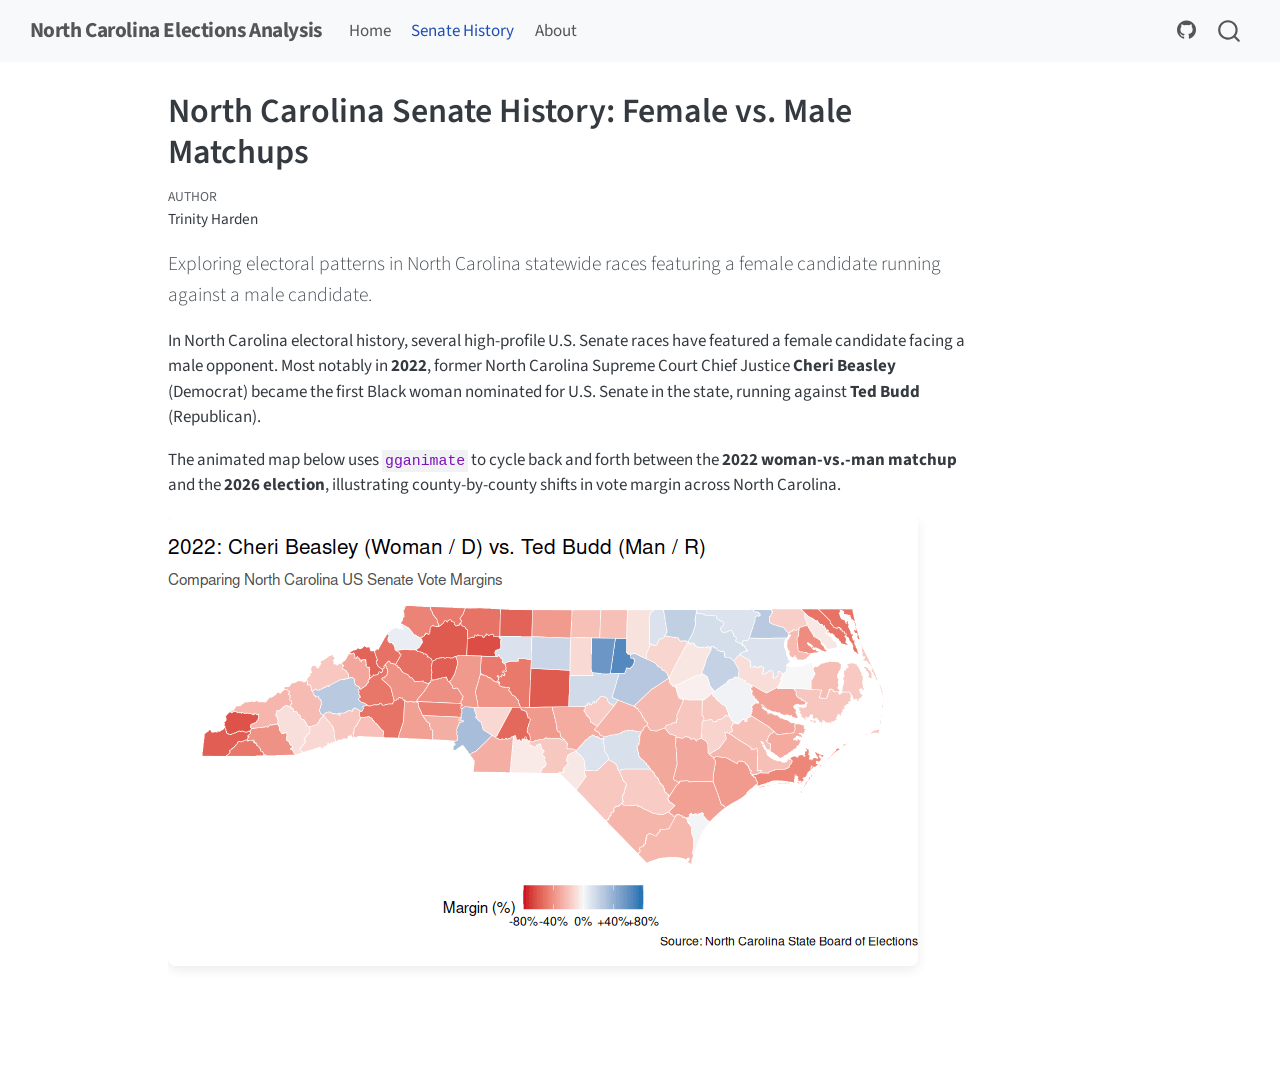
<file: senate-history.html>
<!DOCTYPE html>
<html xmlns="http://www.w3.org/1999/xhtml" lang="en" xml:lang="en"><head>

<meta charset="utf-8">
<meta name="generator" content="quarto-1.10.19">

<meta name="viewport" content="width=device-width, initial-scale=1.0, user-scalable=yes">

<meta name="author" content="Trinity Harden">

<title>North Carolina Senate History: Female vs.&nbsp;Male Matchups – North Carolina Elections Analysis</title>
<style>
/* Default styles provided by pandoc.
** See https://pandoc.org/MANUAL.html#variables-for-html for config info.
*/
span.smallcaps{font-variant: small-caps;}
div.columns{display: flex; gap: 1.5em;}
div.column{flex: auto;}
@media screen {
div.columns{gap: min(4vw, 1.5em);}
div.column{overflow-x: auto;}
}
div.hanging-indent{margin-left: 1.5em; text-indent: -1.5em;}
ul.task-list{list-style: none;}
ul.task-list li input[type="checkbox"] {
  width: 0.8em;
  margin: 0 0.8em 0.2em -1em; /* quarto-specific, see https://github.com/quarto-dev/quarto-cli/issues/4556 */ 
  vertical-align: middle;
}
</style>


<script src="site_libs/quarto-nav/quarto-nav.js"></script>
<script src="site_libs/quarto-nav/headroom.min.js"></script>
<script src="site_libs/clipboard/clipboard.min.js"></script>
<script src="site_libs/quarto-search/autocomplete.umd.js"></script>
<script src="site_libs/quarto-search/fuse.min.js"></script>
<script src="site_libs/quarto-search/quarto-search.js"></script>
<meta name="quarto:offset" content="./">
<script src="site_libs/quarto-html/quarto.js" type="module"></script>
<script src="site_libs/quarto-html/tabsets/tabsets.js" type="module"></script>
<script src="site_libs/quarto-html/popper.min.js"></script>
<script src="site_libs/quarto-html/tippy.umd.min.js"></script>
<script src="site_libs/quarto-html/anchor.min.js"></script>
<link href="site_libs/quarto-html/tippy.css" rel="stylesheet">
<link href="site_libs/quarto-html/quarto-syntax-highlighting-bf27225e3a48a9273f3daa8f8e829971.css" rel="stylesheet" id="quarto-text-highlighting-styles">
<script src="site_libs/bootstrap/bootstrap.min.js"></script>
<link href="site_libs/bootstrap/bootstrap-icons.css" rel="stylesheet">
<link href="site_libs/bootstrap/bootstrap-977607561cd60f84a551947bb62c3781.min.css" rel="stylesheet" append-hash="true" id="quarto-bootstrap" data-mode="light">
<script id="quarto-search-options" type="application/json">{
  "location": "navbar",
  "copy-button": false,
  "collapse-after": 3,
  "panel-placement": "end",
  "type": "overlay",
  "limit": 50,
  "keyboard-shortcut": [
    "f",
    "/",
    "s"
  ],
  "show-item-context": false,
  "language": {
    "search-no-results-text": "No results",
    "search-matching-documents-text": "matching documents",
    "search-copy-link-title": "Copy link to search",
    "search-hide-matches-text": "Hide additional matches",
    "search-more-match-text": "more match in this document",
    "search-more-matches-text": "more matches in this document",
    "search-clear-button-title": "Clear",
    "search-text-placeholder": "",
    "search-detached-cancel-button-title": "Cancel",
    "search-submit-button-title": "Submit",
    "search-label": "Search"
  }
}</script>


<link rel="stylesheet" href="styles.css">
</head>

<body class="nav-fixed quarto-light">

<div id="quarto-search-results"></div>
  <header id="quarto-header" class="headroom fixed-top">
    <nav class="navbar navbar-expand-lg " data-bs-theme="dark">
      <div class="navbar-container container-fluid">
      <div class="navbar-brand-container mx-auto">
    <a class="navbar-brand" href="./index.html">
    <span class="navbar-title">North Carolina Elections Analysis</span>
    </a>
  </div>
            <div id="quarto-search" class="" title="Search"></div>
          <button class="navbar-toggler" type="button" data-bs-toggle="collapse" data-bs-target="#navbarCollapse" aria-controls="navbarCollapse" role="menu" aria-expanded="false" aria-label="Toggle navigation" onclick="if (window.quartoToggleHeadroom) { window.quartoToggleHeadroom(); }">
  <span class="navbar-toggler-icon"></span>
</button>
          <div class="collapse navbar-collapse" id="navbarCollapse">
            <ul class="navbar-nav navbar-nav-scroll me-auto">
  <li class="nav-item">
    <a class="nav-link" href="./index.html"> 
<span class="menu-text">Home</span></a>
  </li>  
  <li class="nav-item">
    <a class="nav-link active" href="./senate-history.html" aria-current="page"> 
<span class="menu-text">Senate History</span></a>
  </li>  
  <li class="nav-item">
    <a class="nav-link" href="./about.html"> 
<span class="menu-text">About</span></a>
  </li>  
</ul>
            <ul class="navbar-nav navbar-nav-scroll ms-auto">
  <li class="nav-item compact">
    <a class="nav-link" href="https://github.com/Trinnn28/elections-2026"> <i class="bi bi-github" role="img">
</i> 
<span class="menu-text"></span></a>
  </li>  
</ul>
          </div> <!-- /navcollapse -->
            <div class="quarto-navbar-tools">
</div>
      </div> <!-- /container-fluid -->
    </nav>
</header>
<!-- content -->
<div id="quarto-content" class="quarto-container page-columns page-rows-contents page-layout-article page-navbar">
<!-- sidebar -->
<!-- margin-sidebar -->
    <div id="quarto-margin-sidebar" class="sidebar margin-sidebar zindex-bottom">
        
    </div>
<!-- main -->
<main class="content" id="quarto-document-content">

<header id="title-block-header" class="quarto-title-block default">
<div class="quarto-title">
<h1 class="title">North Carolina Senate History: Female vs.&nbsp;Male Matchups</h1>
</div>



<div class="quarto-title-meta">

    <div>
    <div class="quarto-title-meta-heading">Author</div>
    <div class="quarto-title-meta-contents">
             <p>Trinity Harden </p>
          </div>
  </div>
    
  
    
  </div>
  


</header>


<div class="lead">
<p>Exploring electoral patterns in North Carolina statewide races featuring a female candidate running against a male candidate.</p>
</div>
<p>In North Carolina electoral history, several high-profile U.S. Senate races have featured a female candidate facing a male opponent. Most notably in <strong>2022</strong>, former North Carolina Supreme Court Chief Justice <strong>Cheri Beasley</strong> (Democrat) became the first Black woman nominated for U.S. Senate in the state, running against <strong>Ted Budd</strong> (Republican).</p>
<p>The animated map below uses <code>gganimate</code> to cycle back and forth between the <strong>2022 woman-vs.-man matchup</strong> and the <strong>2026 election</strong>, illustrating county-by-county shifts in vote margin across North Carolina.</p>
<div class="cell">
<div class="cell-output-display">
<div>
<figure class="figure">
<p><img src="senate-history_files/figure-html/unnamed-chunk-1-1.gif" class="img-fluid figure-img"></p>
</figure>
</div>
</div>
</div>



</main> <!-- /main -->
<script id="quarto-html-after-body" type="application/javascript">
  window.document.addEventListener("DOMContentLoaded", function (event) {
    const icon = "";
    const anchorJS = new window.AnchorJS();
    anchorJS.options = {
      placement: 'right',
      icon: icon
    };
    anchorJS.add('.anchored');
    const isCodeAnnotation = (el) => {
      for (const clz of el.classList) {
        if (clz.startsWith('code-annotation-')) {                     
          return true;
        }
      }
      return false;
    }
    const onCopySuccess = function(e) {
      // button target
      const button = e.trigger;
      // don't keep focus
      button.blur();
      // flash "checked"
      button.classList.add('code-copy-button-checked');
      var currentTitle = button.getAttribute("title");
      button.setAttribute("title", "Copied!");
      let tooltip;
      if (window.bootstrap) {
        button.setAttribute("data-bs-toggle", "tooltip");
        button.setAttribute("data-bs-placement", "left");
        button.setAttribute("data-bs-title", "Copied!");
        tooltip = new bootstrap.Tooltip(button, 
          { trigger: "manual", 
            customClass: "code-copy-button-tooltip",
            offset: [0, -8]});
        tooltip.show();    
      }
      setTimeout(function() {
        if (tooltip) {
          tooltip.hide();
          button.removeAttribute("data-bs-title");
          button.removeAttribute("data-bs-toggle");
          button.removeAttribute("data-bs-placement");
        }
        button.setAttribute("title", currentTitle);
        button.classList.remove('code-copy-button-checked');
      }, 1000);
      // clear code selection
      e.clearSelection();
    }
    const getTextToCopy = function(trigger) {
      const outerScaffold = trigger.parentElement.cloneNode(true);
      const codeEl = outerScaffold.querySelector('code');
      for (const childEl of codeEl.children) {
        if (isCodeAnnotation(childEl)) {
          childEl.remove();
        }
      }
      return codeEl.innerText;
    }
    const clipboard = new window.ClipboardJS('.code-copy-button:not([data-in-quarto-modal])', {
      text: getTextToCopy
    });
    clipboard.on('success', onCopySuccess);
    if (window.document.getElementById('quarto-embedded-source-code-modal')) {
      const clipboardModal = new window.ClipboardJS('.code-copy-button[data-in-quarto-modal]', {
        text: getTextToCopy,
        container: window.document.getElementById('quarto-embedded-source-code-modal')
      });
      clipboardModal.on('success', onCopySuccess);
    }
      var localhostRegex = new RegExp(/^(?:http|https):\/\/localhost\:?[0-9]*\//);
      var mailtoRegex = new RegExp(/^mailto:/);
        var filterRegex = new RegExp("https:\/\/Trinnn28\.github\.io\/elections-2026\/");
      var isInternal = (href) => {
          return filterRegex.test(href) || localhostRegex.test(href) || mailtoRegex.test(href);
      }
      // Inspect non-navigation links and adorn them if external
     var links = window.document.querySelectorAll('a[href]:not(.nav-link):not(.navbar-brand):not(.toc-action):not(.sidebar-link):not(.sidebar-item-toggle):not(.pagination-link):not(.no-external):not([aria-hidden]):not(.dropdown-item):not(.quarto-navigation-tool):not(.about-link)');
      for (var i=0; i<links.length; i++) {
        const link = links[i];
        if (!isInternal(link.href)) {
          // undo the damage that might have been done by quarto-nav.js in the case of
          // links that we want to consider external
          if (link.dataset.originalHref !== undefined) {
            link.href = link.dataset.originalHref;
          }
        }
      }
    function tippyHover(el, contentFn, onTriggerFn, onUntriggerFn) {
      const config = {
        allowHTML: true,
        maxWidth: 500,
        delay: 100,
        arrow: false,
        appendTo: function(el) {
            return el.parentElement;
        },
        interactive: true,
        interactiveBorder: 10,
        theme: 'quarto',
        placement: 'bottom-start',
      };
      if (contentFn) {
        config.content = contentFn;
      }
      if (onTriggerFn) {
        config.onTrigger = onTriggerFn;
      }
      if (onUntriggerFn) {
        config.onUntrigger = onUntriggerFn;
      }
      window.tippy(el, config); 
    }
    const noterefs = window.document.querySelectorAll('a[role="doc-noteref"]');
    for (var i=0; i<noterefs.length; i++) {
      const ref = noterefs[i];
      tippyHover(ref, function() {
        // use id or data attribute instead here
        let href = ref.getAttribute('data-footnote-href') || ref.getAttribute('href');
        try { href = new URL(href).hash; } catch {}
        const id = href.replace(/^#\/?/, "");
        const note = window.document.getElementById(id);
        if (note) {
          return note.innerHTML;
        } else {
          return "";
        }
      });
    }
    const xrefs = window.document.querySelectorAll('a.quarto-xref');
    const processXRef = (id, note) => {
      // Strip column container classes
      const stripColumnClz = (el) => {
        el.classList.remove("page-full", "page-columns");
        if (el.children) {
          for (const child of el.children) {
            stripColumnClz(child);
          }
        }
      }
      stripColumnClz(note)
      if (id === null || id.startsWith('sec-')) {
        // Special case sections, only their first couple elements
        const container = document.createElement("div");
        if (note.children && note.children.length > 2) {
          container.appendChild(note.children[0].cloneNode(true));
          for (let i = 1; i < note.children.length; i++) {
            const child = note.children[i];
            if (child.tagName === "P" && child.innerText === "") {
              continue;
            } else {
              container.appendChild(child.cloneNode(true));
              break;
            }
          }
          if (window.Quarto?.typesetMath) {
            window.Quarto.typesetMath(container);
          }
          return container.innerHTML
        } else {
          if (window.Quarto?.typesetMath) {
            window.Quarto.typesetMath(note);
          }
          return note.innerHTML;
        }
      } else {
        // Remove any anchor links if they are present
        const anchorLink = note.querySelector('a.anchorjs-link');
        if (anchorLink) {
          anchorLink.remove();
        }
        if (window.Quarto?.typesetMath) {
          window.Quarto.typesetMath(note);
        }
        if (note.classList.contains("callout")) {
          return note.outerHTML;
        } else {
          return note.innerHTML;
        }
      }
    }
    for (var i=0; i<xrefs.length; i++) {
      const xref = xrefs[i];
      tippyHover(xref, undefined, function(instance) {
        instance.disable();
        let url = xref.getAttribute('href');
        let hash = undefined; 
        if (url.startsWith('#')) {
          hash = url;
        } else {
          try { hash = new URL(url).hash; } catch {}
        }
        if (hash) {
          const id = hash.replace(/^#\/?/, "");
          const note = window.document.getElementById(id);
          if (note !== null) {
            try {
              const html = processXRef(id, note.cloneNode(true));
              instance.setContent(html);
            } finally {
              instance.enable();
              instance.show();
            }
          } else {
            // See if we can fetch this
            fetch(url.split('#')[0])
            .then(res => res.text())
            .then(html => {
              const parser = new DOMParser();
              const htmlDoc = parser.parseFromString(html, "text/html");
              const note = htmlDoc.getElementById(id);
              if (note !== null) {
                const html = processXRef(id, note);
                instance.setContent(html);
              } 
            }).finally(() => {
              instance.enable();
              instance.show();
            });
          }
        } else {
          // See if we can fetch a full url (with no hash to target)
          // This is a special case and we should probably do some content thinning / targeting
          fetch(url)
          .then(res => res.text())
          .then(html => {
            const parser = new DOMParser();
            const htmlDoc = parser.parseFromString(html, "text/html");
            const note = htmlDoc.querySelector('main.content');
            if (note !== null) {
              // This should only happen for chapter cross references
              // (since there is no id in the URL)
              // remove the first header
              if (note.children.length > 0 && note.children[0].tagName === "HEADER") {
                note.children[0].remove();
              }
              const html = processXRef(null, note);
              instance.setContent(html);
            } 
          }).finally(() => {
            instance.enable();
            instance.show();
          });
        }
      }, function(instance) {
      });
    }
        let selectedAnnoteEl;
        const selectorForAnnotation = ( cell, annotation) => {
          let cellAttr = 'data-code-cell="' + cell + '"';
          let lineAttr = 'data-code-annotation="' +  annotation + '"';
          const selector = 'span[' + cellAttr + '][' + lineAttr + ']';
          return selector;
        }
        const selectCodeLines = (annoteEl) => {
          const doc = window.document;
          const targetCell = annoteEl.getAttribute("data-target-cell");
          const targetAnnotation = annoteEl.getAttribute("data-target-annotation");
          const annoteSpan = window.document.querySelector(selectorForAnnotation(targetCell, targetAnnotation));
          const lines = annoteSpan.getAttribute("data-code-lines").split(",");
          const lineIds = lines.map((line) => {
            return targetCell + "-" + line;
          })
          let top = null;
          let height = null;
          let parent = null;
          if (lineIds.length > 0) {
              //compute the position of the single el (top and bottom and make a div)
              const el = window.document.getElementById(lineIds[0]);
              top = el.offsetTop;
              height = el.offsetHeight;
              parent = el.parentElement.parentElement;
            if (lineIds.length > 1) {
              const lastEl = window.document.getElementById(lineIds[lineIds.length - 1]);
              const bottom = lastEl.offsetTop + lastEl.offsetHeight;
              height = bottom - top;
            }
            if (top !== null && height !== null && parent !== null) {
              // cook up a div (if necessary) and position it 
              let div = window.document.getElementById("code-annotation-line-highlight");
              if (div === null) {
                div = window.document.createElement("div");
                div.setAttribute("id", "code-annotation-line-highlight");
                div.style.position = 'absolute';
                parent.appendChild(div);
              }
              div.style.top = top - 2 + "px";
              div.style.height = height + 4 + "px";
              div.style.left = 0;
              let gutterDiv = window.document.getElementById("code-annotation-line-highlight-gutter");
              if (gutterDiv === null) {
                gutterDiv = window.document.createElement("div");
                gutterDiv.setAttribute("id", "code-annotation-line-highlight-gutter");
                gutterDiv.style.position = 'absolute';
                const codeCell = window.document.getElementById(targetCell);
                const gutter = codeCell.querySelector('.code-annotation-gutter');
                gutter.appendChild(gutterDiv);
              }
              gutterDiv.style.top = top - 2 + "px";
              gutterDiv.style.height = height + 4 + "px";
            }
            selectedAnnoteEl = annoteEl;
          }
        };
        const unselectCodeLines = () => {
          const elementsIds = ["code-annotation-line-highlight", "code-annotation-line-highlight-gutter"];
          elementsIds.forEach((elId) => {
            const div = window.document.getElementById(elId);
            if (div) {
              div.remove();
            }
          });
          selectedAnnoteEl = undefined;
        };
          // Handle positioning of the toggle
      window.addEventListener(
        "resize",
        throttle(() => {
          elRect = undefined;
          if (selectedAnnoteEl) {
            selectCodeLines(selectedAnnoteEl);
          }
        }, 10)
      );
      function throttle(fn, ms) {
      let throttle = false;
      let timer;
        return (...args) => {
          if(!throttle) { // first call gets through
              fn.apply(this, args);
              throttle = true;
          } else { // all the others get throttled
              if(timer) clearTimeout(timer); // cancel #2
              timer = setTimeout(() => {
                fn.apply(this, args);
                timer = throttle = false;
              }, ms);
          }
        };
      }
        // Attach click handler to the DT
        const annoteDls = window.document.querySelectorAll('dt[data-target-cell]');
        for (const annoteDlNode of annoteDls) {
          annoteDlNode.addEventListener('click', (event) => {
            const clickedEl = event.target;
            if (clickedEl !== selectedAnnoteEl) {
              unselectCodeLines();
              const activeEl = window.document.querySelector('dt[data-target-cell].code-annotation-active');
              if (activeEl) {
                activeEl.classList.remove('code-annotation-active');
              }
              selectCodeLines(clickedEl);
              clickedEl.classList.add('code-annotation-active');
            } else {
              // Unselect the line
              unselectCodeLines();
              clickedEl.classList.remove('code-annotation-active');
            }
          });
        }
    const findCites = (el) => {
      const parentEl = el.parentElement;
      if (parentEl) {
        const cites = parentEl.dataset.cites;
        if (cites) {
          return {
            el,
            cites: cites.split(' ')
          };
        } else {
          return findCites(el.parentElement)
        }
      } else {
        return undefined;
      }
    };
    var bibliorefs = window.document.querySelectorAll('a[role="doc-biblioref"]');
    for (var i=0; i<bibliorefs.length; i++) {
      const ref = bibliorefs[i];
      const citeInfo = findCites(ref);
      if (citeInfo) {
        tippyHover(citeInfo.el, function() {
          var popup = window.document.createElement('div');
          citeInfo.cites.forEach(function(cite) {
            var citeDiv = window.document.createElement('div');
            citeDiv.classList.add('hanging-indent');
            citeDiv.classList.add('csl-entry');
            var biblioDiv = window.document.getElementById('ref-' + cite);
            if (biblioDiv) {
              citeDiv.innerHTML = biblioDiv.innerHTML;
            }
            popup.appendChild(citeDiv);
          });
          return popup.innerHTML;
        });
      }
    }
  });
  </script>
</div> <!-- /content -->




</body></html>
</file>
<file: site_libs/quarto-html/tippy.css>
.tippy-box[data-animation=fade][data-state=hidden]{opacity:0}[data-tippy-root]{max-width:calc(100vw - 10px)}.tippy-box{position:relative;background-color:#333;color:#fff;border-radius:4px;font-size:14px;line-height:1.4;white-space:normal;outline:0;transition-property:transform,visibility,opacity}.tippy-box[data-placement^=top]>.tippy-arrow{bottom:0}.tippy-box[data-placement^=top]>.tippy-arrow:before{bottom:-7px;left:0;border-width:8px 8px 0;border-top-color:initial;transform-origin:center top}.tippy-box[data-placement^=bottom]>.tippy-arrow{top:0}.tippy-box[data-placement^=bottom]>.tippy-arrow:before{top:-7px;left:0;border-width:0 8px 8px;border-bottom-color:initial;transform-origin:center bottom}.tippy-box[data-placement^=left]>.tippy-arrow{right:0}.tippy-box[data-placement^=left]>.tippy-arrow:before{border-width:8px 0 8px 8px;border-left-color:initial;right:-7px;transform-origin:center left}.tippy-box[data-placement^=right]>.tippy-arrow{left:0}.tippy-box[data-placement^=right]>.tippy-arrow:before{left:-7px;border-width:8px 8px 8px 0;border-right-color:initial;transform-origin:center right}.tippy-box[data-inertia][data-state=visible]{transition-timing-function:cubic-bezier(.54,1.5,.38,1.11)}.tippy-arrow{width:16px;height:16px;color:#333}.tippy-arrow:before{content:"";position:absolute;border-color:transparent;border-style:solid}.tippy-content{position:relative;padding:5px 9px;z-index:1}
</file>
<file: site_libs/quarto-html/quarto-syntax-highlighting-bf27225e3a48a9273f3daa8f8e829971.css>
/* quarto syntax highlight colors */
:root {
  --quarto-hl-ot-color: #003B4F;
  --quarto-hl-at-color: #657422;
  --quarto-hl-ss-color: #20794D;
  --quarto-hl-an-color: #5E5E5E;
  --quarto-hl-fu-color: #4758AB;
  --quarto-hl-st-color: #20794D;
  --quarto-hl-cf-color: #003B4F;
  --quarto-hl-op-color: #5E5E5E;
  --quarto-hl-er-color: #AD0000;
  --quarto-hl-bn-color: #AD0000;
  --quarto-hl-al-color: #AD0000;
  --quarto-hl-va-color: #111111;
  --quarto-hl-bu-color: inherit;
  --quarto-hl-ex-color: inherit;
  --quarto-hl-pp-color: #AD0000;
  --quarto-hl-in-color: #5E5E5E;
  --quarto-hl-vs-color: #20794D;
  --quarto-hl-wa-color: #5E5E5E;
  --quarto-hl-do-color: #5E5E5E;
  --quarto-hl-im-color: #00769E;
  --quarto-hl-ch-color: #20794D;
  --quarto-hl-dt-color: #AD0000;
  --quarto-hl-fl-color: #AD0000;
  --quarto-hl-co-color: #5E5E5E;
  --quarto-hl-cv-color: #5E5E5E;
  --quarto-hl-cn-color: #8f5902;
  --quarto-hl-sc-color: #5E5E5E;
  --quarto-hl-dv-color: #AD0000;
  --quarto-hl-kw-color: #003B4F;
}

/* other quarto variables */
:root {
  --quarto-font-monospace: SFMono-Regular, Menlo, Monaco, Consolas, "Liberation Mono", "Courier New", monospace;
}

/* syntax highlight based on Pandoc's rules */
pre > code.sourceCode > span {
  color: #003B4F;
}

code.sourceCode > span {
  color: #003B4F;
}

div.sourceCode,
div.sourceCode pre.sourceCode {
  color: #003B4F;
}

/* Normal */
code span {
  color: #003B4F;
}

/* Alert */
code span.al {
  color: #AD0000;
  font-style: inherit;
}

/* Annotation */
code span.an {
  color: #5E5E5E;
  font-style: inherit;
}

/* Attribute */
code span.at {
  color: #657422;
  font-style: inherit;
}

/* BaseN */
code span.bn {
  color: #AD0000;
  font-style: inherit;
}

/* BuiltIn */
code span.bu {
  font-style: inherit;
}

/* ControlFlow */
code span.cf {
  color: #003B4F;
  font-weight: bold;
  font-style: inherit;
}

/* Char */
code span.ch {
  color: #20794D;
  font-style: inherit;
}

/* Constant */
code span.cn {
  color: #8f5902;
  font-style: inherit;
}

/* Comment */
code span.co {
  color: #5E5E5E;
  font-style: inherit;
}

/* CommentVar */
code span.cv {
  color: #5E5E5E;
  font-style: italic;
}

/* Documentation */
code span.do {
  color: #5E5E5E;
  font-style: italic;
}

/* DataType */
code span.dt {
  color: #AD0000;
  font-style: inherit;
}

/* DecVal */
code span.dv {
  color: #AD0000;
  font-style: inherit;
}

/* Error */
code span.er {
  color: #AD0000;
  font-style: inherit;
}

/* Extension */
code span.ex {
  font-style: inherit;
}

/* Float */
code span.fl {
  color: #AD0000;
  font-style: inherit;
}

/* Function */
code span.fu {
  color: #4758AB;
  font-style: inherit;
}

/* Import */
code span.im {
  color: #00769E;
  font-style: inherit;
}

/* Information */
code span.in {
  color: #5E5E5E;
  font-style: inherit;
}

/* Keyword */
code span.kw {
  color: #003B4F;
  font-weight: bold;
  font-style: inherit;
}

/* Operator */
code span.op {
  color: #5E5E5E;
  font-style: inherit;
}

/* Other */
code span.ot {
  color: #003B4F;
  font-style: inherit;
}

/* Preprocessor */
code span.pp {
  color: #AD0000;
  font-style: inherit;
}

/* SpecialChar */
code span.sc {
  color: #5E5E5E;
  font-style: inherit;
}

/* SpecialString */
code span.ss {
  color: #20794D;
  font-style: inherit;
}

/* String */
code span.st {
  color: #20794D;
  font-style: inherit;
}

/* Variable */
code span.va {
  color: #111111;
  font-style: inherit;
}

/* VerbatimString */
code span.vs {
  color: #20794D;
  font-style: inherit;
}

/* Warning */
code span.wa {
  color: #5E5E5E;
  font-style: italic;
}

.prevent-inlining {
  content: "</";
}

/*# sourceMappingURL=8be38f48d34c45af72792cbd699585e7.css.map */
</file>
<file: styles.css>
/* Custom professional styles */
.navbar-brand {
  font-weight: 700;
  letter-spacing: -0.02em;
}

.lead {
  font-size: 1.15rem;
  line-height: 1.6;
  color: #495057;
}

.figure img {
  border-radius: 8px;
  box-shadow: 0 4px 12px rgba(0, 0, 0, 0.08);
}

.leaflet-container {
  border-radius: 8px;
  box-shadow: 0 4px 12px rgba(0, 0, 0, 0.08);
  margin-top: 1rem;
  margin-bottom: 1.5rem;
}
</file>
